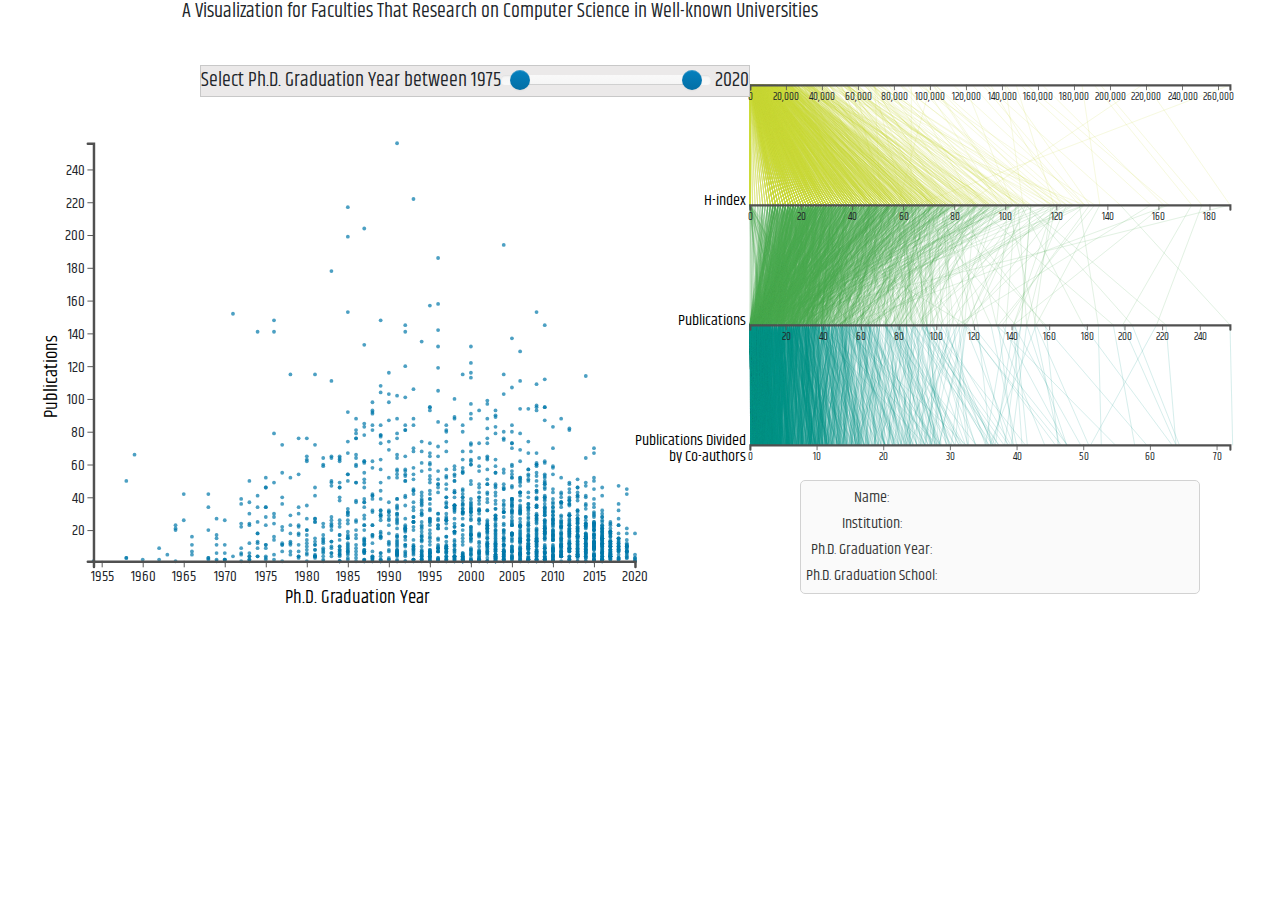
<file: hw1/index.html>
<!DOCTYPE html>
<html lang="en">
  <head>
    <meta charset="utf-8">
    

    <title>A Visualization for Faculties That Research on Computer Science in Well-known Universities</title>

    <!-- core CSS -->
    <link href="css/bootstrap.min.css" rel="stylesheet">
    <link href="css/bootstrap-slider.css" rel="stylesheet">
    <link href="css/style.css" rel="stylesheet">
    
    
    <!-- core JavaScript
    ================================================== -->
    <script src="js/lib/jquery.min.js"></script>
    <script src="js/lib/popper.min.js"></script>
    <script src="js/lib/bootstrap.min.js"></script>
    <script src="js/lib/bootstrap-slider.js"></script>
    <script src="js/lib/d3.v6.min.js"></script>
  </head>
  <body>
	  <h1>A Visualization for Faculties That Research on Computer Science in Well-known Universities</h1>
  
    <div id="div1">
		
      <svg id="pict1">
        <g id="pict1g"></g>
      </svg>
      
    </div>
    <div id="div2">
      <svg id="pict2">
        <g id="pict2g"></g>
      </svg>
    </div>
    <div id="mytooltip">
      <table>
        <tr>
          <td>Name: </td>
          <td></td>
        </tr>
        <tr><td>Institution: </td>
          <td></td>
        </tr>
        <tr>
          <td>Ph.D. Graduation Year: </td>
          <td></td>
        </tr>
        <tr>
          <td>Ph.D. Graduation School: </td>
          <td></td>
        </tr>
      </table>	
    </div>
	<div id="yearFilter">
	Select Ph.D. Graduation Year between 1975<input id="yearSlider" type="text" class="span2" value="" data-slider-min="1970" data-slider-max="2025" data-slider-step="1" data-slider-value="[1,200]"/> 2020
	</div>


  <script src="js/utils.js"></script>
  <script src="js/pict1.js"></script>
  <script src="js/pict2.js"></script>
  <script src="js/main.js"></script>
  <script>
    var slider = new Slider('#yearSlider', {});//筛选时间的组件
    slider.setValue([1975, 2020]);
    
    $("#yearSlider").on("change", function(slideEvt){
      
      console.log(slideEvt.value);
      let years = slideEvt.value.newValue;
      data = filterByYear(years);
      pict1.drawPoints(data);
      pict2.drawLines(data);
    })
  </script>
</body>
</html>
</file>
<file: hw1/css/style.css>
@font-face {
    font-family: 'Khand-Regular';
    src: url('./font/Khand-Regular.ttf');
}
@font-face {
    font-family: 'KAITI';
    src: url(./font/KAITI.ttf);
}
@font-face {
    font-family: 'PingFangSC-Regular';
    src: url(./font/PingFang-SC-Regular.ttf);
}

/* @media only screen and (min-width: 1080px) {
    html {
        font-size: 15px !important;
    }
}
@media only screen and (min-width: 1440px) {
    html {
        font-size: 25px !important;
    }
} */

  


html,body {
    width: 1000px;
    height: 570px;
    font-size: 20px;
    
}

h1 {
    font-size: 20px;
    text-align: center;
    height: 25px;
    margin: 0;
    padding: 0;
}
#container {
    width: 100%; 
    height: 100%;  
    background-color: rgba(240, 240, 240, 0.9);
    
}

.title {
    font-size: 1.5rem;
    text-anchor: middle;
}

.axis_label {
    font-size: 1rem;
    text-anchor: middle;
}

.point {
    fill: #1f77b4;
}



.domain {
    stroke: rgb(80,80,80);
    stroke-linecap: round;
    stroke-width: 0.13rem;
}

.tick line {
    stroke: rgb(80,80,80);
    stroke-linecap: round;
}

#pict1{
    position: absolute;
    transform: scale(0.95)  translate(0px, 80px);
    overflow: visible;
  }
#pict2{
    position: absolute;
    transform: scale(0.8) translate(800px,0px);
    overflow: visible;
  }
  #mytooltip{
    position: absolute;           
    text-align: center;
    background-color: rgba(250, 250, 250, 1);
    border: 1px solid rgb(200,200,200);
    border-radius:5px;
    font-size:0.8rem;
    width: 20rem;;
    padding:4px;
    color:black;
    z-index: 3;
    visibility: visible;
    opacity: 0.8;
    left: 800px;
    top: 480px;
}
#yearFilter{
    position: absolute;
    transform: translate(200px,40px);
    background-color: rgb(235, 233, 233);
    border: 1px solid rgb(200,200,200);
}
</file>
